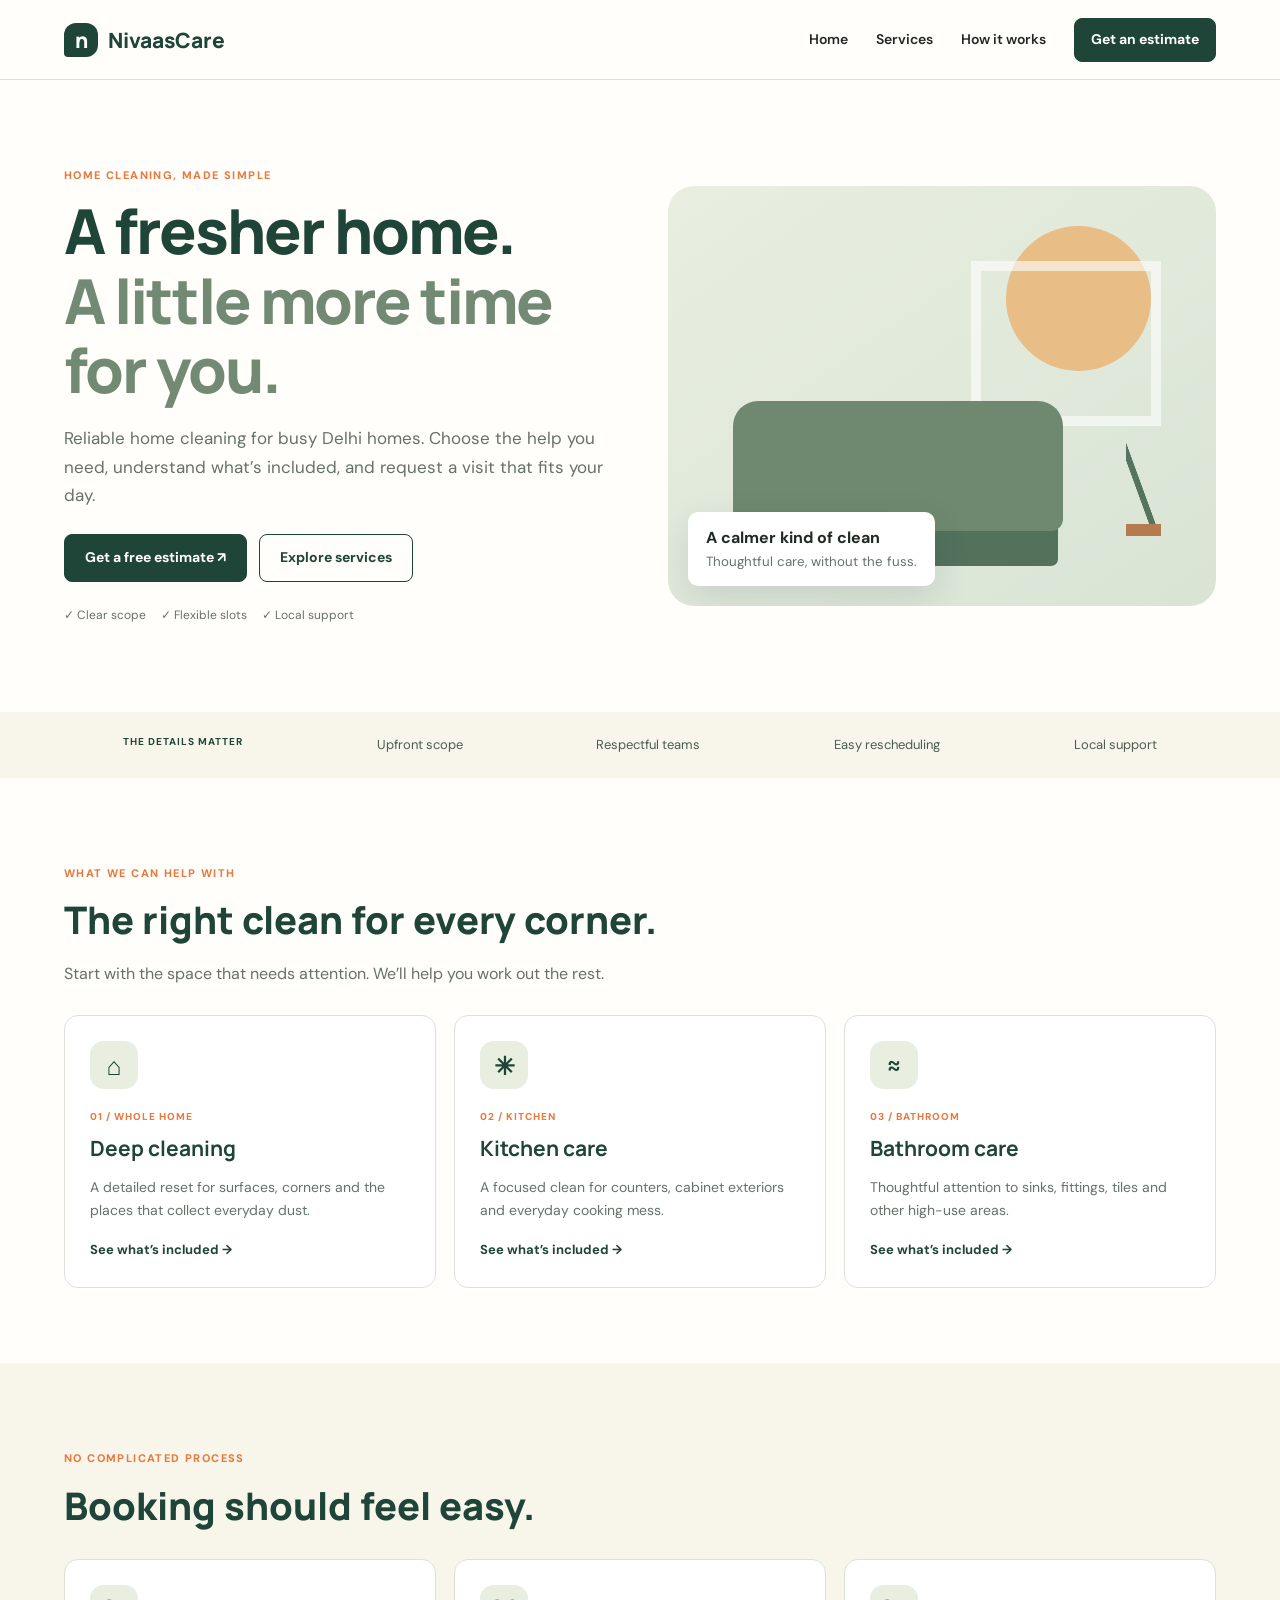
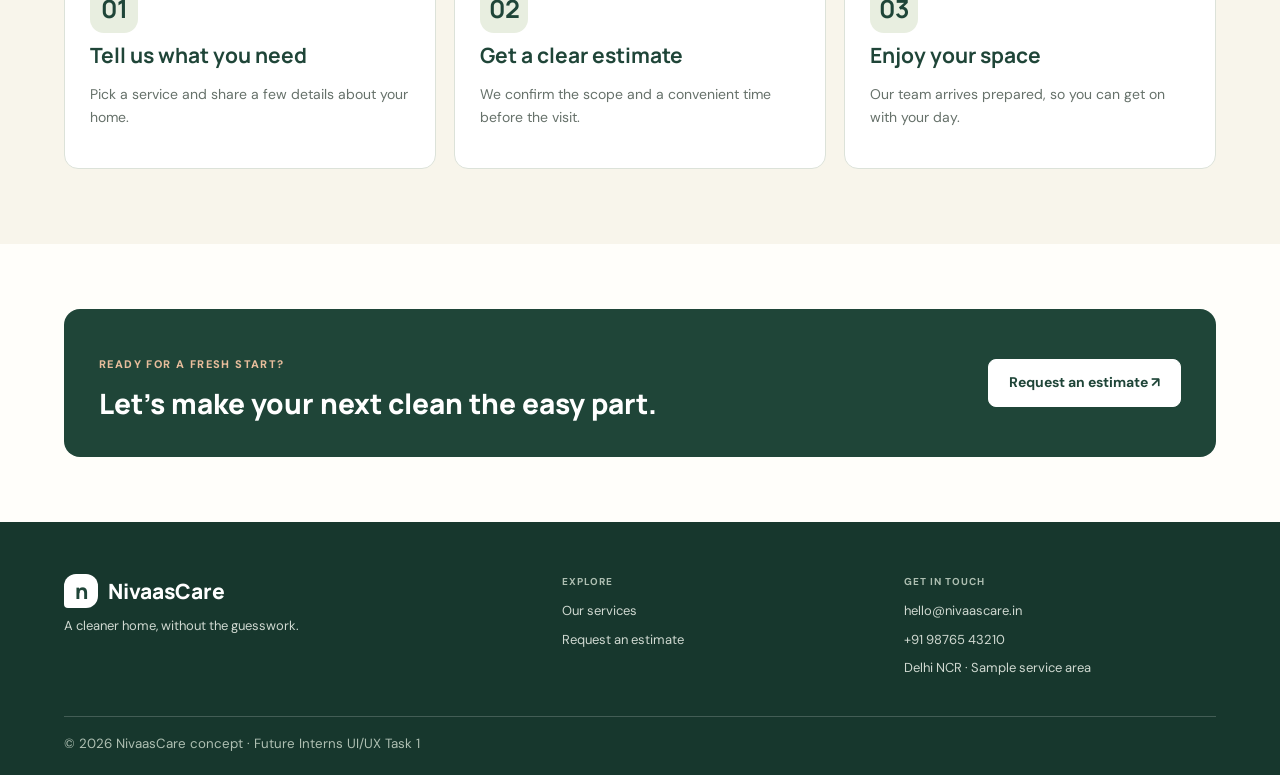
<file: index.html>
<!doctype html>
<html lang="en"><head><meta charset="utf-8"><meta name="viewport" content="width=device-width, initial-scale=1"><meta name="description" content="Thoughtful home cleaning for busy Delhi homes."><title>NivaasCare | A fresher home</title><link rel="preconnect" href="https://fonts.googleapis.com"><link href="https://fonts.googleapis.com/css2?family=DM+Sans:wght@400;500;600;700&family=Manrope:wght@500;600;700;800&display=swap" rel="stylesheet"><link rel="stylesheet" href="styles.css"></head>
<body><header class="header"><a class="brand" href="index.html"><span>n</span>NivaasCare</a><button class="menu" aria-label="Toggle menu" aria-expanded="false">☰</button><nav><a href="index.html">Home</a><a href="services.html">Services</a><a href="#steps">How it works</a><a class="btn small" href="contact.html">Get an estimate</a></nav></header>
<main><section class="hero"><div><p class="eyebrow">HOME CLEANING, MADE SIMPLE</p><h1>A fresher home.<br><em>A little more time for you.</em></h1><p class="lead">Reliable home cleaning for busy Delhi homes. Choose the help you need, understand what’s included, and request a visit that fits your day.</p><a class="btn" href="contact.html">Get a free estimate ↗</a> <a class="btn outline" href="services.html">Explore services</a><p class="trust">✓ Clear scope　 ✓ Flexible slots　 ✓ Local support</p></div><div class="art"><div class="sun"></div><div class="window"></div><div class="sofa"></div><div class="plant"></div><div class="note">A calmer kind of clean<br><small>Thoughtful care, without the fuss.</small></div></div></section>
<section class="trustbar"><b>THE DETAILS MATTER</b><span>Upfront scope</span><span>Respectful teams</span><span>Easy rescheduling</span><span>Local support</span></section>
<section class="section"><p class="eyebrow">WHAT WE CAN HELP WITH</p><h2>The right clean for every corner.</h2><p class="muted">Start with the space that needs attention. We’ll help you work out the rest.</p><div class="cards"><article><i>⌂</i><small>01 / WHOLE HOME</small><h3>Deep cleaning</h3><p>A detailed reset for surfaces, corners and the places that collect everyday dust.</p><a href="services.html#deep">See what’s included →</a></article><article><i>✳</i><small>02 / KITCHEN</small><h3>Kitchen care</h3><p>A focused clean for counters, cabinet exteriors and everyday cooking mess.</p><a href="services.html#kitchen">See what’s included →</a></article><article><i>≈</i><small>03 / BATHROOM</small><h3>Bathroom care</h3><p>Thoughtful attention to sinks, fittings, tiles and other high-use areas.</p><a href="services.html#bathroom">See what’s included →</a></article></div></section>
<section class="steps" id="steps"><p class="eyebrow">NO COMPLICATED PROCESS</p><h2>Booking should feel easy.</h2><div class="cards"><article><i>01</i><h3>Tell us what you need</h3><p>Pick a service and share a few details about your home.</p></article><article><i>02</i><h3>Get a clear estimate</h3><p>We confirm the scope and a convenient time before the visit.</p></article><article><i>03</i><h3>Enjoy your space</h3><p>Our team arrives prepared, so you can get on with your day.</p></article></div></section>
<section class="cta"><div><p class="eyebrow">READY FOR A FRESH START?</p><h2>Let’s make your next clean the easy part.</h2></div><a class="btn light" href="contact.html">Request an estimate ↗</a></section></main>
<footer><div><a class="brand inverse" href="index.html"><span>n</span>NivaasCare</a><p>A cleaner home, without the guesswork.</p></div><div><b>EXPLORE</b><a href="services.html">Our services</a><a href="contact.html">Request an estimate</a></div><div><b>GET IN TOUCH</b><a href="mailto:hello@nivaascare.in">hello@nivaascare.in</a><a href="tel:+919876543210">+91 98765 43210</a><p>Delhi NCR · Sample service area</p></div><small>© 2026 NivaasCare concept · Future Interns UI/UX Task 1</small></footer><script src="script.js"></script></body></html>
</file>
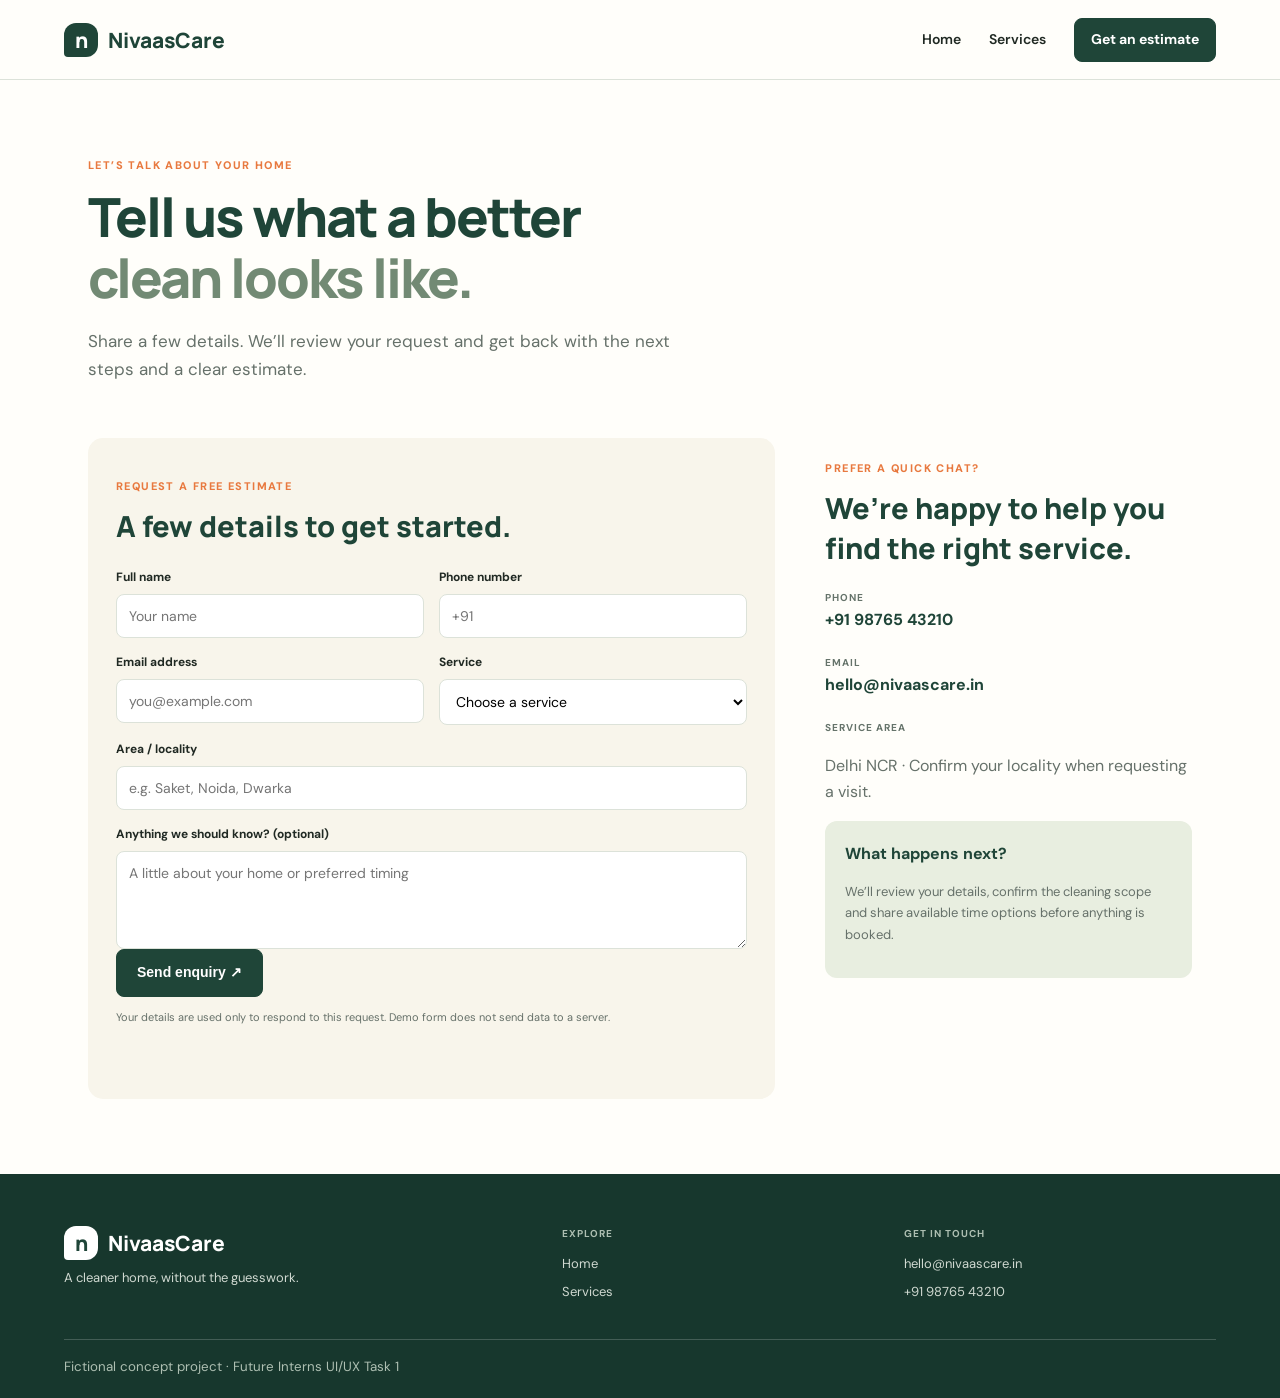
<file: contact.html>
<!doctype html><html lang="en"><head><meta charset="utf-8"><meta name="viewport" content="width=device-width,initial-scale=1"><title>Request an estimate | NivaasCare</title><link href="https://fonts.googleapis.com/css2?family=DM+Sans:wght@400;500;600;700&family=Manrope:wght@500;600;700;800&display=swap" rel="stylesheet"><link rel="stylesheet" href="styles.css"></head><body><header class="header"><a class="brand" href="index.html"><span>n</span>NivaasCare</a><button class="menu" aria-label="Toggle menu" aria-expanded="false">☰</button><nav><a href="index.html">Home</a><a href="services.html">Services</a><a class="btn small" href="contact.html">Get an estimate</a></nav></header><main><section class="pagehead"><p class="eyebrow">LET’S TALK ABOUT YOUR HOME</p><h1>Tell us what a better<br><em>clean looks like.</em></h1><p class="lead">Share a few details. We’ll review your request and get back with the next steps and a clear estimate.</p></section><section class="contact"><form id="lead-form"><p class="eyebrow">REQUEST A FREE ESTIMATE</p><h2>A few details to get started.</h2><div class="fields"><label>Full name<input name="name" autocomplete="name" placeholder="Your name" required></label><label>Phone number<input name="phone" type="tel" autocomplete="tel" placeholder="+91" pattern="[0-9+() -]{8,18}" required></label><label>Email address<input name="email" type="email" placeholder="you@example.com" required></label><label>Service<select name="service" id="service" required><option value="">Choose a service</option><option>Deep cleaning</option><option>Kitchen care</option><option>Bathroom care</option><option>Not sure yet</option></select></label><label class="wide">Area / locality<input name="area" placeholder="e.g. Saket, Noida, Dwarka" required></label><label class="wide">Anything we should know? (optional)<textarea name="message" rows="4" placeholder="A little about your home or preferred timing"></textarea></label></div><button class="btn" type="submit">Send enquiry ↗</button><p class="muted tiny">Your details are used only to respond to this request. Demo form does not send data to a server.</p><p id="success" role="status" aria-live="polite"></p></form><aside><p class="eyebrow">PREFER A QUICK CHAT?</p><h2>We’re happy to help you find the right service.</h2><b>PHONE</b><a href="tel:+919876543210">+91 98765 43210</a><b>EMAIL</b><a href="mailto:hello@nivaascare.in">hello@nivaascare.in</a><b>SERVICE AREA</b><p>Delhi NCR · Confirm your locality when requesting a visit.</p><div class="tip"><strong>What happens next?</strong><p>We’ll review your details, confirm the cleaning scope and share available time options before anything is booked.</p></div></aside></section></main><footer><div><a class="brand inverse" href="index.html"><span>n</span>NivaasCare</a><p>A cleaner home, without the guesswork.</p></div><div><b>EXPLORE</b><a href="index.html">Home</a><a href="services.html">Services</a></div><div><b>GET IN TOUCH</b><a href="mailto:hello@nivaascare.in">hello@nivaascare.in</a><a href="tel:+919876543210">+91 98765 43210</a></div><small>Fictional concept project · Future Interns UI/UX Task 1</small></footer><script src="script.js"></script></body></html>
</file>
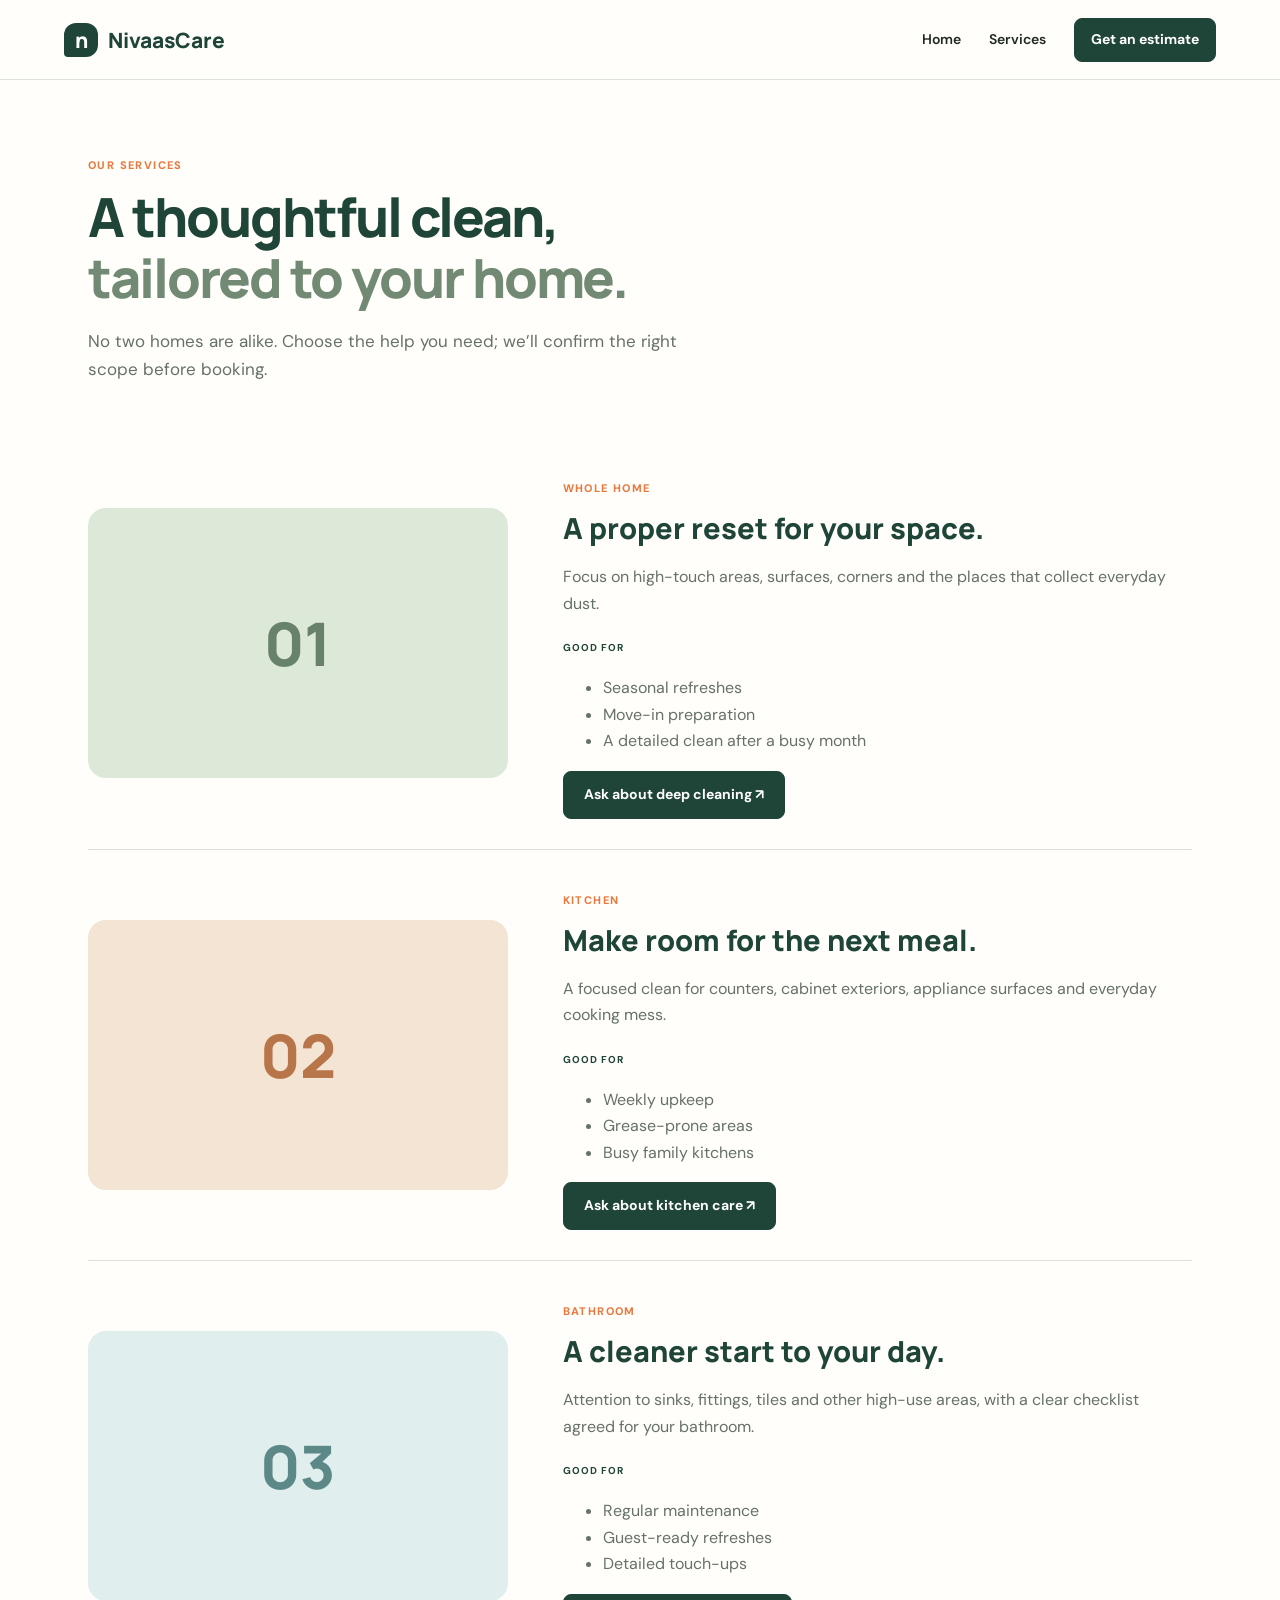
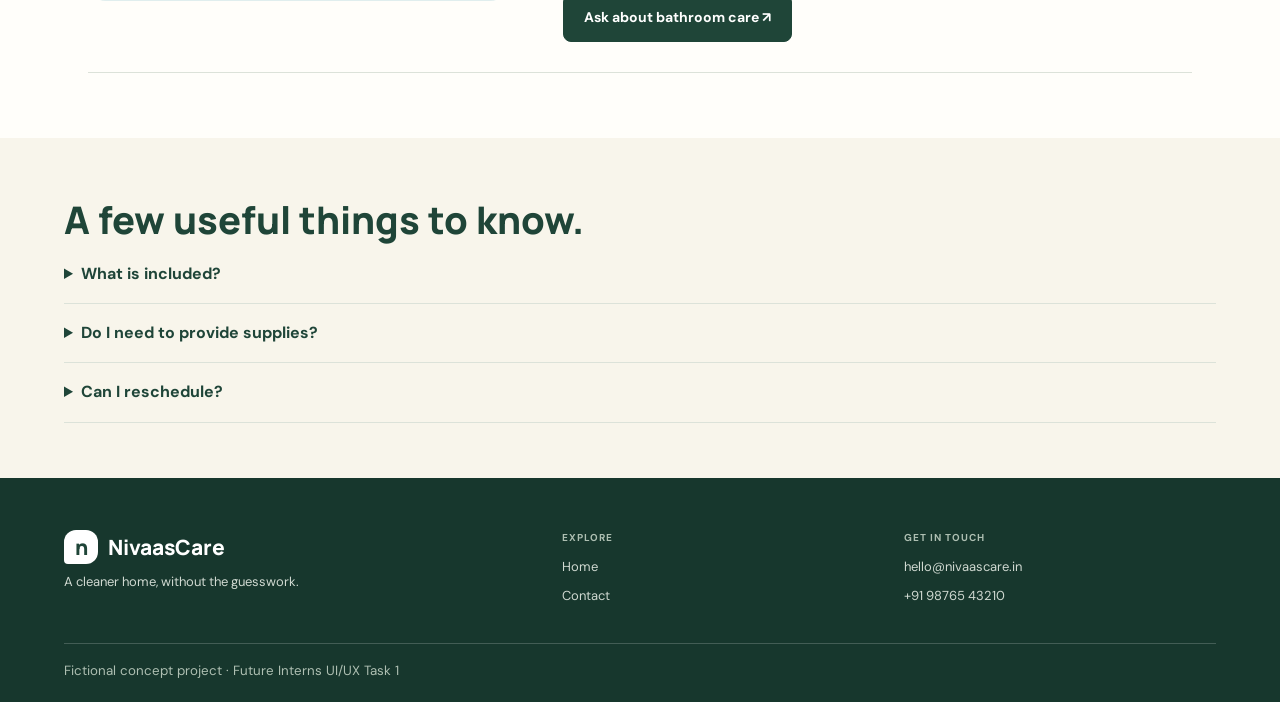
<file: services.html>
<!doctype html><html lang="en"><head><meta charset="utf-8"><meta name="viewport" content="width=device-width,initial-scale=1"><title>Services | NivaasCare</title><link href="https://fonts.googleapis.com/css2?family=DM+Sans:wght@400;500;600;700&family=Manrope:wght@500;600;700;800&display=swap" rel="stylesheet"><link rel="stylesheet" href="styles.css"></head><body><header class="header"><a class="brand" href="index.html"><span>n</span>NivaasCare</a><button class="menu" aria-label="Toggle menu" aria-expanded="false">☰</button><nav><a href="index.html">Home</a><a href="services.html">Services</a><a class="btn small" href="contact.html">Get an estimate</a></nav></header><main><section class="pagehead"><p class="eyebrow">OUR SERVICES</p><h1>A thoughtful clean,<br><em>tailored to your home.</em></h1><p class="lead">No two homes are alike. Choose the help you need; we’ll confirm the right scope before booking.</p></section><section class="details"><article id="deep"><div class="shape">01</div><div><p class="eyebrow">WHOLE HOME</p><h2>A proper reset for your space.</h2><p>Focus on high-touch areas, surfaces, corners and the places that collect everyday dust.</p><b>GOOD FOR</b><ul><li>Seasonal refreshes</li><li>Move-in preparation</li><li>A detailed clean after a busy month</li></ul><a class="btn" href="contact.html?service=Deep%20cleaning">Ask about deep cleaning ↗</a></div></article><article id="kitchen"><div class="shape peach">02</div><div><p class="eyebrow">KITCHEN</p><h2>Make room for the next meal.</h2><p>A focused clean for counters, cabinet exteriors, appliance surfaces and everyday cooking mess.</p><b>GOOD FOR</b><ul><li>Weekly upkeep</li><li>Grease-prone areas</li><li>Busy family kitchens</li></ul><a class="btn" href="contact.html?service=Kitchen%20care">Ask about kitchen care ↗</a></div></article><article id="bathroom"><div class="shape blue">03</div><div><p class="eyebrow">BATHROOM</p><h2>A cleaner start to your day.</h2><p>Attention to sinks, fittings, tiles and other high-use areas, with a clear checklist agreed for your bathroom.</p><b>GOOD FOR</b><ul><li>Regular maintenance</li><li>Guest-ready refreshes</li><li>Detailed touch-ups</li></ul><a class="btn" href="contact.html?service=Bathroom%20care">Ask about bathroom care ↗</a></div></article></section><section class="faq"><h2>A few useful things to know.</h2><details><summary>What is included?</summary><p>We confirm the checklist and scope before your visit.</p></details><details><summary>Do I need to provide supplies?</summary><p>Share your preference when requesting an estimate and confirm arrangements before booking.</p></details><details><summary>Can I reschedule?</summary><p>Contact the team ahead of your slot to discuss available options.</p></details></section></main><footer><div><a class="brand inverse" href="index.html"><span>n</span>NivaasCare</a><p>A cleaner home, without the guesswork.</p></div><div><b>EXPLORE</b><a href="index.html">Home</a><a href="contact.html">Contact</a></div><div><b>GET IN TOUCH</b><a href="mailto:hello@nivaascare.in">hello@nivaascare.in</a><a href="tel:+919876543210">+91 98765 43210</a></div><small>Fictional concept project · Future Interns UI/UX Task 1</small></footer><script src="script.js"></script></body></html>
</file>
<file: styles.css>
:root{--green:#1f4538;--cream:#f8f5eb;--ink:#202923;--muted:#66716a;--orange:#e8793f;--line:#dce2d9;--pale:#e8eee0}*{box-sizing:border-box}html{scroll-behavior:smooth}body{margin:0;background:#fffefa;color:var(--ink);font:16px "DM Sans",sans-serif;line-height:1.65}a{color:inherit;text-decoration:none}a:focus-visible,button:focus-visible,input:focus-visible,select:focus-visible,textarea:focus-visible,summary:focus-visible{outline:3px solid #e8793f;outline-offset:3px}.header{min-height:80px;padding:0 max(5vw,24px);display:flex;align-items:center;justify-content:space-between;border-bottom:1px solid var(--line);background:#fffefa;position:sticky;top:0;z-index:5}.brand{display:flex;align-items:center;gap:10px;color:var(--green);font:800 21px Manrope}.brand span{display:grid;place-items:center;width:34px;height:34px;background:var(--green);color:white;border-radius:12px 12px 12px 4px}.header nav{display:flex;align-items:center;gap:28px;font-size:14px;font-weight:600}.btn{display:inline-flex;min-height:48px;align-items:center;justify-content:center;padding:12px 20px;border:1px solid var(--green);border-radius:8px;background:var(--green);color:white;font-weight:700;font-size:14px;line-height:1.4;transition:background .18s ease,transform .18s ease}.btn:hover{background:#315b49;transform:translateY(-1px)}.btn.small{min-height:44px;padding:10px 16px}.btn.outline{background:transparent;color:var(--green);margin-left:8px}.menu{display:none;border:0;background:none;font-size:25px;color:var(--green);cursor:pointer}.hero{max-width:1200px;margin:auto;padding:75px 24px;display:grid;grid-template-columns:1fr 1fr;gap:55px;align-items:center}.eyebrow{color:var(--orange);font-size:11px;font-weight:800;letter-spacing:1.4px}.hero h1,.pagehead h1{font:800 clamp(40px,5vw,62px)/1.12 Manrope;color:var(--green);letter-spacing:-2px;margin:12px 0}.hero h1 em,.pagehead h1 em{font-style:normal;color:#728a74}.lead{max-width:600px;color:var(--muted);font-size:17px;margin:20px 0 25px}.trust{font-size:12px;color:var(--muted);margin-top:24px}.art{height:420px;background:linear-gradient(145deg,#e8eee0,#d9e4d5);border-radius:26px;position:relative;overflow:hidden}.sun{position:absolute;right:65px;top:40px;width:145px;height:145px;border-radius:50%;background:#e8bd86}.window{position:absolute;right:55px;top:75px;width:190px;height:165px;border:10px solid #ffffff99}.sofa{position:absolute;bottom:75px;left:65px;width:330px;height:130px;background:#6e896f;border-radius:25px 25px 12px 12px;box-shadow:0 40px 0 -5px #52725c}.plant{position:absolute;right:55px;bottom:70px;width:35px;height:95px;border-bottom:12px solid #b57a4f;background:linear-gradient(70deg,transparent 35%,#55745e 36% 45%,transparent 46%)}.note{position:absolute;bottom:20px;left:20px;background:white;padding:13px 18px;border-radius:10px;font-weight:700;box-shadow:0 12px 35px #2342}.note small{display:block;color:var(--muted);font-weight:400}.trustbar{background:var(--cream);padding:22px max(5vw,24px);display:flex;justify-content:space-around;gap:16px;flex-wrap:wrap;font-size:13px;color:#4c5c50}.trustbar b{color:var(--green);font-size:10px;letter-spacing:1px}.section,.steps{max-width:1200px;margin:auto;padding:75px 24px}.section h2,.steps h2,.faq h2{font:800 38px Manrope;color:var(--green);margin:0}.muted{color:var(--muted)}.cards{display:grid;grid-template-columns:repeat(3,1fr);gap:18px;margin-top:28px}.cards article{padding:25px;border:1px solid var(--line);border-radius:14px;background:white}.cards i{display:grid;place-items:center;width:48px;height:48px;border-radius:14px;background:var(--pale);font:700 25px Manrope;color:var(--green);font-style:normal}.cards small{display:block;margin-top:20px;color:var(--orange);font-size:10px;font-weight:800;letter-spacing:1px}.cards h3{font:700 21px Manrope;color:var(--green);margin:8px 0}.cards p{color:var(--muted);font-size:14px}.cards a{color:var(--green);font-weight:700;font-size:13px}.steps{background:var(--cream);max-width:none;padding-inline:max(calc((100% - 1152px)/2),24px)}.cta{max-width:1152px;margin:65px auto;padding:35px;background:var(--green);border-radius:16px;color:white;display:flex;justify-content:space-between;align-items:center;gap:20px}.cta h2{font:800 28px Manrope;margin:0}.cta .eyebrow{color:#e8bd9c}.btn.light{background:white;color:var(--green);border-color:white}footer{background:#17372d;color:white;padding:45px max(5vw,24px) 20px;display:grid;grid-template-columns:1.5fr 1fr 1fr;gap:30px}footer .inverse{color:white}footer .inverse span{background:white;color:var(--green)}footer p,footer a{display:block;color:#d0d9d1;font-size:13px;margin:7px 0}footer b{font-size:10px;letter-spacing:1px;color:#aebfb2}footer>small{grid-column:1/-1;border-top:1px solid #ffffff30;padding-top:16px;color:#aebfb2}.pagehead{max-width:1152px;margin:auto;padding:65px 24px 30px}.pagehead h1{font-size:54px}.details{max-width:1152px;margin:auto;padding:0 24px 65px}.details article{display:grid;grid-template-columns:.8fr 1.2fr;gap:55px;align-items:center;padding:30px 0;border-bottom:1px solid var(--line)}.shape{height:270px;border-radius:18px;background:#dce8d8;display:grid;place-items:center;font:800 60px Manrope;color:#67816b}.shape.peach{background:#f3e4d4;color:#b87549}.shape.blue{background:#e0eeee;color:#5c8988}.details h2,.contact h2{font:800 29px Manrope;color:var(--green);margin:0}.details p:not(.eyebrow),.details li{color:var(--muted)}.details b{font-size:10px;color:var(--green);letter-spacing:1px}.faq{background:var(--cream);padding:55px max(calc((100% - 1152px)/2),24px)}.faq details{padding:16px 0;border-bottom:1px solid var(--line)}.faq summary{font-weight:700;color:var(--green);cursor:pointer}.faq details p{color:var(--muted)}.contact{max-width:1152px;margin:auto;padding:0 24px 75px;display:grid;grid-template-columns:1.5fr .8fr;gap:50px}.contact form{padding:28px;background:var(--cream);border-radius:15px}.contact h2{margin-bottom:22px}.fields{display:grid;grid-template-columns:1fr 1fr;gap:15px}.fields label{display:flex;flex-direction:column;gap:6px;font-size:12px;font-weight:700}.fields input,.fields select,.fields textarea{width:100%;padding:12px;border:1px solid var(--line);border-radius:8px;background:white;font:14px "DM Sans",sans-serif}.fields .wide{grid-column:1/-1}.contact aside{padding-top:10px}.contact aside>b{display:block;color:#65736a;font-size:10px;letter-spacing:1px;margin-top:22px}.contact aside>a{display:block;color:var(--green);font-weight:700}.contact aside>p:not(.eyebrow){color:var(--muted)}.tip{padding:20px;background:var(--pale);border-radius:12px;color:var(--green)}.tip p{font-size:13px;color:var(--muted)}.tiny{font-size:11px}#success{color:var(--green);font-weight:700;font-size:13px;min-height:1.5em}@media(max-width:720px){.header{height:68px}.menu{display:block}.header nav{display:none;position:absolute;top:68px;left:0;right:0;background:#fffefa;padding:20px;flex-direction:column;align-items:stretch;border-bottom:1px solid var(--line)}.header nav.open{display:flex}.hero{grid-template-columns:1fr;padding-block:42px;gap:28px}.hero h1,.pagehead h1{font-size:40px}.art{height:270px}.sofa{transform:scale(.75);transform-origin:left bottom;left:30px}.window{transform:scale(.75);transform-origin:top right;right:25px}.trustbar{justify-content:center}.section,.steps{padding:50px 22px}.section h2,.steps h2{font-size:30px}.cards{grid-template-columns:1fr;gap:12px}.cta{margin:40px 18px;padding:25px;align-items:flex-start;flex-direction:column}.cta h2{font-size:24px}footer{grid-template-columns:1fr 1fr}footer>div:first-child{grid-column:1/-1}.pagehead{padding-top:42px}.details article{grid-template-columns:1fr;gap:22px}.shape{height:190px}.contact{grid-template-columns:1fr;gap:30px}.fields{grid-template-columns:1fr}.fields .wide{grid-column:auto}}@media(prefers-reduced-motion:reduce){html{scroll-behavior:auto}*,*::before,*::after{transition-duration:.01ms!important;animation-duration:.01ms!important;animation-iteration-count:1!important}}
</file>
